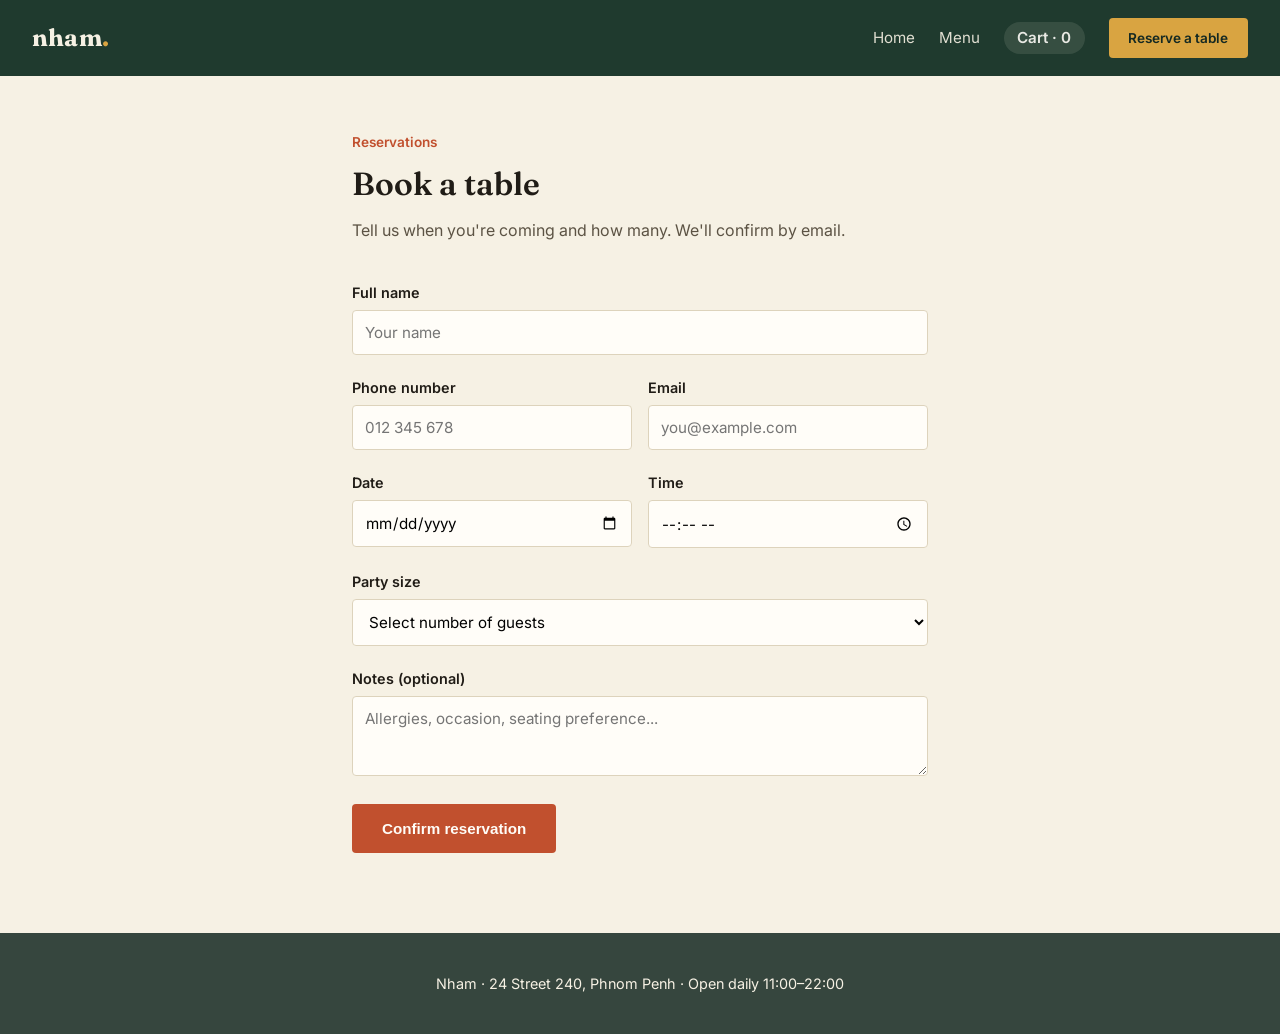
<file: booking.html>
<!DOCTYPE html>
<html lang="en">

<head>
  <meta charset="UTF-8">
  <meta name="viewport" content="width=device-width, initial-scale=1">
  <title>Reserve a Table — Nham</title>
  <link rel="stylesheet" href="style.css">
</head>

<body>

  <nav class="nav">
    <a href="index.html" class="wordmark">nham<span>.</span></a>
    <ul class="nav-links">
      <li><a href="index.html">Home</a></li>
      <li><a href="menu.html">Menu</a></li>
      <li><a href="menu.html" class="cart-pill" id="navCartPill">Cart · 0</a></li>
      <li><a href="booking.html" class="btn btn-primary btn-small active">Reserve a table</a></li>
    </ul>
  </nav>

  <section class="booking-wrap anim-up">
    <div class="section-head">
      <span class="eyebrow">Reservations</span>
      <h2>Book a table</h2>
      <p>Tell us when you're coming and how many. We'll confirm by email.</p>
    </div>

    <form id="bookingForm" novalidate>
      <div class="field" id="f-name">
        <label for="name">Full name</label>
        <input type="text" id="name" name="name" placeholder="Your name">
        <p class="error">Enter your name.</p>
      </div>

      <div class="field-row">
        <div class="field" id="f-phone">
          <label for="phone">Phone number</label>
          <input type="tel" id="phone" name="phone" placeholder="012 345 678">
          <p class="error">Enter a valid phone number.</p>
        </div>
        <div class="field" id="f-email">
          <label for="email">Email</label>
          <input type="email" id="email" name="email" placeholder="you@example.com">
          <p class="error">Enter a valid email.</p>
        </div>
      </div>

      <div class="field-row">
        <div class="field" id="f-date">
          <label for="date">Date</label>
          <input type="date" id="date" name="date">
          <p class="error">Choose a date from today onward.</p>
        </div>
        <div class="field" id="f-time">
          <label for="time">Time</label>
          <input type="time" id="time" name="time">
          <p class="error">Choose a time.</p>
        </div>
      </div>

      <div class="field" id="f-party">
        <label for="party">Party size</label>
        <select id="party" name="party">
          <option value="">Select number of guests</option>
          <option>1</option>
          <option>2</option>
          <option>3</option>
          <option>4</option>
          <option>5</option>
          <option>6</option>
          <option>7</option>
          <option>8+</option>
        </select>
        <p class="error">Select your party size.</p>
      </div>

      <div class="field">
        <label for="notes">Notes (optional)</label>
        <textarea id="notes" name="notes" placeholder="Allergies, occasion, seating preference..."></textarea>
      </div>

      <button type="submit" class="btn btn-primary">Confirm reservation</button>

      <div class="success-box" id="successBox">
        <strong>Table booked.</strong> <span id="successDetail"></span>
      </div>
    </form>
  </section>

  <footer>
    <p>Nham · 24 Street 240, Phnom Penh · Open daily 11:00–22:00</p>
  </footer>

  <script src="script.js"></script>
</body>

</html>
</file>
<file: style.css>
@import url('https://fonts.googleapis.com/css2?family=Fraunces:opsz,wght@9..144,400;9..144,600;9..144,700&family=Inter:wght@400;500;600&display=swap');

:root {
  --rice: #F6F1E4;
  --palm: #1F3A2E;
  --palm-dark: #152922;
  --clay: #C1502E;
  --gold: #D9A441;
  --ink: #201C16;
  --line: #DDD3BC;
  --white: #FFFDF8;
}

* {
  box-sizing: border-box;
  margin: 0;
  padding: 0
}

body {
  background: var(--rice);
  color: var(--ink);
  font-family: 'Inter', sans-serif;
  line-height: 1.5
}

h1,
h2,
h3,
.wordmark {
  font-family: 'Fraunces', serif
}

a {
  color: inherit;
  text-decoration: none
}

img {
  max-width: 100%;
  display: block
}

/* ---------- Animations ---------- */
@keyframes fadeInUp {
  from {
    opacity: 0;
    transform: translateY(18px)
  }

  to {
    opacity: 1;
    transform: translateY(0)
  }
}

@keyframes fadeIn {
  from {
    opacity: 0
  }

  to {
    opacity: 1
  }
}

.anim-up {
  animation: fadeInUp .6s ease both
}

.anim-delay-1 {
  animation-delay: .12s
}

@media (prefers-reduced-motion: reduce) {

  .anim-up,
  .anim-delay-1 {
    animation: none
  }
}

/* ---------- Nav ---------- */
.nav {
  display: flex;
  align-items: center;
  justify-content: space-between;
  padding: 1.1rem 2rem;
  background: var(--palm);
  color: var(--rice);
  position: sticky;
  top: 0;
  z-index: 10
}

.wordmark {
  font-size: 1.5rem;
  font-weight: 700;
  letter-spacing: .01em;
  transition: opacity .15s
}

.wordmark:hover {
  opacity: .85
}

.wordmark span {
  color: var(--gold)
}

.nav-links {
  display: flex;
  gap: 1.5rem;
  align-items: center;
  list-style: none
}

.nav-links a:not(.btn) {
  font-size: .95rem;
  opacity: .9;
  transition: opacity .15s;
  position: relative
}

.nav-links a:not(.btn):hover {
  opacity: 1
}

.nav-links a.active:not(.btn)::after {
  content: "";
  position: absolute;
  left: 0;
  right: 0;
  bottom: -6px;
  height: 2px;
  background: var(--gold)
}

.cart-pill {
  background: rgba(246, 241, 228, .12);
  color: var(--white);
  padding: .4rem .85rem;
  border-radius: 999px;
  font-size: .85rem;
  font-weight: 600;
  transition: background .15s
}

.cart-pill:hover {
  background: rgba(246, 241, 228, .22)
}

/* ---------- Buttons ---------- */
.btn {
  display: inline-block;
  padding: .85rem 1.75rem;
  border-radius: 4px;
  font-weight: 600;
  font-size: .95rem;
  border: 2px solid transparent;
  cursor: pointer;
  transition: transform .12s ease, box-shadow .12s ease, background .15s ease
}

.btn:hover {
  transform: translateY(-2px);
  box-shadow: 0 6px 16px rgba(0, 0, 0, .12)
}

.btn:active {
  transform: scale(.97)
}

.btn-primary {
  background: var(--clay);
  color: var(--white)
}

.btn-primary:hover {
  background: #a8451f
}

.btn-primary.active {
  background: var(--gold);
  color: var(--palm-dark)
}

.btn-outline {
  background: transparent;
  border-color: var(--rice);
  color: var(--rice)
}

.btn-outline:hover {
  background: rgba(246, 241, 228, .1)
}

.btn-dark {
  background: var(--palm);
  color: var(--rice)
}

.btn-dark:hover {
  background: var(--palm-dark)
}

.btn-small {
  padding: .5rem 1.1rem;
  font-size: .85rem
}

.btn:disabled {
  opacity: .5;
  cursor: not-allowed;
  transform: none;
  box-shadow: none
}

/* ---------- Hero ---------- */
.hero {
  background: var(--palm);
  color: var(--rice);
  padding: 6rem 2rem 5rem;
  display: grid;
  grid-template-columns: 1.1fr .9fr;
  gap: 3rem;
  align-items: center
}

.hero h1 {
  font-size: clamp(2.5rem, 5vw, 4rem);
  font-weight: 600;
  line-height: 1.05
}

.hero p {
  margin-top: 1.25rem;
  max-width: 38ch;
  opacity: .85;
  font-size: 1.05rem
}

.hero-actions {
  margin-top: 2rem;
  display: flex;
  gap: 1rem;
  flex-wrap: wrap
}

.hero-thumb {
  aspect-ratio: 1/1;
  border-radius: 50%;
  overflow: hidden;
  background: var(--gold)
}

.hero-thumb img {
  width: 100%;
  height: 100%;
  object-fit: cover
}

section {
  padding: 4.5rem 2rem
}

.section-head {
  max-width: 640px;
  margin-bottom: 2.5rem
}

.section-head h2 {
  font-size: 2rem;
  font-weight: 600
}

.section-head p {
  margin-top: .6rem;
  color: #5c5344
}

.eyebrow {
  color: var(--clay);
  font-weight: 600;
  font-size: .85rem;
  margin-bottom: .5rem;
  display: block
}

.grid {
  display: grid;
  grid-template-columns: repeat(3, 1fr);
  gap: 1.75rem;
  max-width: 1100px;
  margin: 0 auto
}

.dish-card {
  background: var(--white);
  border: 1px solid var(--line);
  border-radius: 6px;
  overflow: hidden;
  transition: transform .18s ease, box-shadow .18s ease
}

.dish-card:hover {
  transform: translateY(-4px);
  box-shadow: 0 10px 24px rgba(31, 58, 46, .12)
}

.dish-thumb {
  height: 150px;
  background: var(--line);
  overflow: hidden
}

.dish-thumb img {
  width: 100%;
  height: 100%;
  object-fit: cover;
  display: block
}

.dish-body {
  padding: 1.25rem
}

.dish-body h3 {
  font-size: 1.15rem;
  font-weight: 600
}

.dish-body .price {
  color: var(--clay);
  font-weight: 600;
  margin-top: .25rem
}

.dish-body p {
  margin-top: .5rem;
  font-size: .9rem;
  color: #5c5344
}

.about-block {
  max-width: 1100px;
  margin: 0 auto;
  display: grid;
  grid-template-columns: 1fr 1fr;
  gap: 3rem;
  align-items: center
}

footer {
  background: var(--palm-dark);
  color: var(--rice);
  padding: 2.5rem 2rem;
  text-align: center;
  font-size: .9rem;
  opacity: .85
}

.menu-layout {
  max-width: 1200px;
  margin: 0 auto;
  display: grid;
  grid-template-columns: 1fr 320px;
  gap: 2.5rem;
  padding: 3rem 2rem;
  align-items: start
}

.tabs {
  display: flex;
  gap: .5rem;
  margin-bottom: 2rem;
  flex-wrap: wrap
}

.tab {
  padding: .55rem 1.1rem;
  border: 1px solid var(--line);
  border-radius: 999px;
  background: var(--white);
  font-size: .9rem;
  cursor: pointer;
  transition: background .15s, color .15s
}

.tab.active {
  background: var(--palm);
  color: var(--rice);
  border-color: var(--palm)
}

.tab:hover:not(.active) {
  border-color: var(--clay)
}

#menuList {
  animation: fadeIn .3s ease
}

.menu-item {
  display: flex;
  align-items: flex-start;
  gap: 1rem;
  padding: 1.25rem 0;
  border-bottom: 1px solid var(--line)
}

.menu-thumb {
  width: 76px;
  height: 76px;
  flex-shrink: 0;
  border-radius: 6px;
  overflow: hidden;
  background: var(--line)
}

.menu-thumb img {
  width: 100%;
  height: 100%;
  object-fit: cover;
  display: block
}

.menu-item-info {
  flex: 1
}

.menu-item-info h3 {
  font-size: 1.05rem;
  font-weight: 600
}

.menu-item-info p {
  font-size: .88rem;
  color: #5c5344;
  margin-top: .3rem;
  max-width: 40ch
}

.menu-item-info .price {
  color: var(--clay);
  font-weight: 600;
  margin-top: .4rem
}

.menu-item-action {
  display: flex;
  align-items: center;
  margin-left: auto
}

.cart-panel {
  background: var(--white);
  border: 1px solid var(--line);
  border-radius: 8px;
  padding: 1.5rem;
  position: sticky;
  top: 6rem
}

.cart-panel h3 {
  font-size: 1.1rem;
  margin-bottom: 1rem
}

.cart-line {
  display: flex;
  justify-content: space-between;
  font-size: .9rem;
  padding: .5rem 0;
  border-bottom: 1px dashed var(--line);
  gap: .5rem;
  animation: fadeInUp .25s ease both
}

.cart-line button {
  background: none;
  border: none;
  color: var(--clay);
  cursor: pointer;
  font-size: .8rem;
  text-decoration: underline
}

.cart-empty {
  color: #8a8171;
  font-size: .9rem
}

.cart-total {
  display: flex;
  justify-content: space-between;
  font-weight: 600;
  margin-top: 1rem;
  padding-top: 1rem;
  border-top: 1px solid var(--line)
}

.cart-panel .btn {
  width: 100%;
  margin-top: 1.25rem;
  text-align: center
}

.confirm-msg {
  margin-top: 1rem;
  background: #eaf2ea;
  border: 1px solid #b9d3b9;
  color: var(--palm-dark);
  padding: .75rem;
  border-radius: 4px;
  font-size: .85rem;
  display: none;
  animation: fadeIn .3s ease
}

.booking-wrap {
  max-width: 640px;
  margin: 0 auto;
  padding: 3.5rem 2rem 5rem
}

.field {
  margin-bottom: 1.4rem
}

.field label {
  display: block;
  font-size: .9rem;
  font-weight: 600;
  margin-bottom: .4rem
}

.field input,
.field select,
.field textarea {
  width: 100%;
  padding: .75rem;
  border: 1px solid var(--line);
  border-radius: 4px;
  font-family: inherit;
  font-size: .95rem;
  background: var(--white);
  transition: border-color .15s
}

.field input:focus,
.field select:focus,
.field textarea:focus {
  outline: none;
  border-color: var(--clay)
}

.field textarea {
  resize: vertical;
  min-height: 80px
}

.field-row {
  display: grid;
  grid-template-columns: 1fr 1fr;
  gap: 1rem
}

.error {
  color: var(--clay);
  font-size: .8rem;
  margin-top: .35rem;
  display: none
}

.field.invalid input,
.field.invalid select {
  border-color: var(--clay)
}

.field.invalid .error {
  display: block
}

.success-box {
  background: #eaf2ea;
  border: 1px solid #b9d3b9;
  color: var(--palm-dark);
  padding: 1.25rem;
  border-radius: 6px;
  margin-top: 1.5rem;
  display: none;
  animation: fadeInUp .35s ease
}

@media (max-width:820px) {
  .hero {
    grid-template-columns: 1fr;
    text-align: left
  }

  .hero-thumb {
    display: none
  }

  .grid {
    grid-template-columns: 1fr
  }

  .about-block {
    grid-template-columns: 1fr
  }

  .menu-layout {
    grid-template-columns: 1fr
  }

  .cart-panel {
    position: static
  }

  .field-row {
    grid-template-columns: 1fr
  }

  .nav-links {
    gap: .85rem;
    font-size: .85rem
  }
}
</file>
